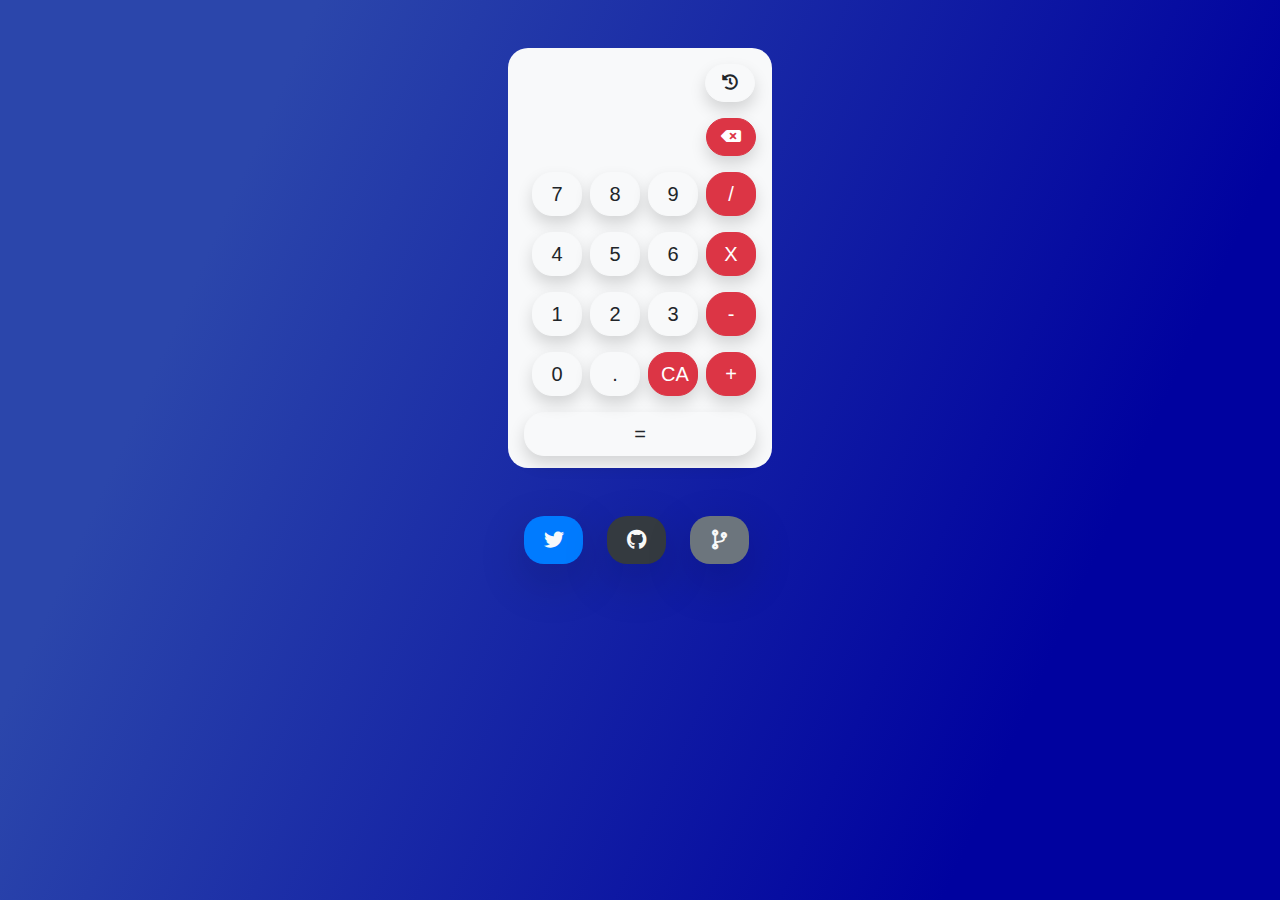
<file: index.html>
<!DOCTYPE html>
<html lang="en">
<head>
    <meta charset="UTF-8">
    <title>Calculator App</title>
    <!-- meta data -->
    <meta name="viewport" content="width=device-width, initial-scale=1, shrink-to-fit=no">
    <meta name="description" content="Calculator provides simple functions in a beautifully designed app">
    <meta property="og:title" content="Calculator App">
    <meta property="og:url" content="https://calculator-app.github.io/">
    <meta property="og:description" content="Calculator provides simple functions in a beautifully designed app">
    <meta property="og:image" content="img/calculator-300.png">
    <!-- App Logo -->
    <link rel="apple-touch-icon" href="img/calculator-300.png">
    <link rel="icon" href="img/calculator-64.png">

    <script src="js/jquery.min.js"></script>
    <script src="js/bootstrap.bundle.min.js"></script>

    <link rel="stylesheet" href="css/bootstrap.min.css">
    <link rel="stylesheet" href="css/all.min.css">
    <link rel="stylesheet" href="css/index.css">
</head>
<body>

<div class="modal fade" id="history" tabindex="-1" role="dialog" aria-labelledby="myLargeModalLabel"
     aria-hidden="true">
    <div class="modal-dialog modal-lg modal-dialog-centered" role="document">
        <div class="modal-content py-3 px-2 position-relative">
            <button type="button" class="btn btn-fixed-sm btn-danger animate action-button shadow position-absolute"
                    style="right: 5px; top: 5px" data-dismiss="modal">
                <i class="fas fa-times"></i>
            </button>
            <div class="mx-auto" id="no_history">
                <p>No History</p>
            </div>
<!--            <div class="mb-2 ml-2">-->
<!--                <span><kbd>89 + 32</kbd> = <kbd>121</kbd></span>-->
<!--            </div>-->
        </div>
    </div>
</div>

<div class="container-fluid vh-100 bg-custom">

    <div class="h-100 d-flex justify-content-center">

        <div>
            <div class="bg-light rounded p-3 calculator mt-5">

                <div class="d-flex justify-content-around mb-2">
                    <div class="d-inline-block my-auto font-18" id="operations"></div>
                    <a href="javascript:void(0)" role="button"
                       class="btn btn-fixed btn-light animate action-button shadow ml-2"
                       data-toggle="modal" data-target="#history">
                        <i class="fas fa-history fa-fw"></i>
                    </a>
                </div>

                <div class="my-3 d-flex justify-content-between">
                    <div class="result font-22 text-center font-weight-bold mx-auto" id="result"></div>
                    <a href="javascript:void(0)" class="btn btn-fixed btn-danger animate action-button shadow"
                       id="delete">
                        <i class="fas fa-backspace fa-fw"></i>
                    </a>
                </div>

                <div>
                    <div class="btn-group d-flex justify-content-around my-3" role="group">
                        <button type="button" class="btn btn-fixed btn-light animate action-button shadow ml-2 font-20"
                                data-type="number">
                            7
                        </button>
                        <button type="button" class="btn btn-fixed btn-light animate action-button shadow ml-2 font-20"
                                data-type="number">
                            8
                        </button>
                        <button type="button" class="btn btn-fixed btn-light animate action-button shadow ml-2 font-20"
                                data-type="number">
                            9
                        </button>
                        <button type="button"
                                class="btn btn-fixed btn-danger animate action-button shadow ml-2 font-20"
                                data-type="operator">
                            /
                        </button>
                    </div>

                    <div class="btn-group d-flex justify-content-around my-3" role="group">
                        <button type="button" class="btn btn-fixed btn-light animate action-button shadow ml-2 font-20"
                                data-type="number">
                            4
                        </button>
                        <button type="button" class="btn btn-fixed btn-light animate action-button shadow ml-2 font-20"
                                data-type="number">
                            5
                        </button>
                        <button type="button" class="btn btn-fixed btn-light animate action-button shadow ml-2 font-20"
                                data-type="number">
                            6
                        </button>
                        <button type="button"
                                class="btn btn-fixed btn-danger animate action-button shadow ml-2 font-20"
                                data-type="operator">
                            X
                        </button>
                    </div>

                    <div class="btn-group d-flex justify-content-around my-3" role="group">
                        <button type="button" class="btn btn-fixed btn-light animate action-button shadow ml-2 font-20"
                                data-type="number">
                            1
                        </button>
                        <button type="button" class="btn btn-fixed btn-light animate action-button shadow ml-2 font-20"
                                data-type="number">
                            2
                        </button>
                        <button type="button" class="btn btn-fixed btn-light animate action-button shadow ml-2 font-20"
                                data-type="number">
                            3
                        </button>
                        <button type="button"
                                class="btn btn-fixed btn-danger animate action-button shadow ml-2 font-20"
                                data-type="operator">
                            -
                        </button>
                    </div>

                    <div class="btn-group d-flex justify-content-around my-3" role="group">
                        <button type="button" class="btn btn-fixed btn-light animate action-button shadow ml-2 font-20"
                                data-type="number">
                            0
                        </button>
                        <button type="button" class="btn btn-fixed btn-light animate action-button shadow ml-2 font-20"
                                data-type="number">
                            .
                        </button>
                        <a href="javascript:void(0)"
                           class="btn btn-fixed btn-danger animate action-button shadow ml-2 font-20" id="clear">CA</a>
                        <button type="button"
                                class="btn btn-fixed btn-danger animate action-button shadow ml-2 font-20"
                                data-type="operator">+
                        </button>
                    </div>

                    <div class="my-3">
                        <button class="btn btn-light animate action-button btn-block shadow font-20"
                                data-type="operator">=
                        </button>
                    </div>

                </div>

            </div>

            <div class="mt-5">
                <a href="https://twitter.com/Dev_Moath"
                   class="btn btn-lg rounded-pill text-light bg-primary animate action-button shadow-lg ml-3">
                    <i class="fab fa-twitter fa-fw"></i>
                </a>
                <a href="https://github.com/DevMoath"
                   class="btn btn-lg rounded-pill text-light bg-dark animate action-button shadow-lg ml-4">
                    <i class="fab fa-github fa-fw"></i>
                </a>
                <a href="https://github.com/DevMoath/Calculator-App"
                   class="btn btn-lg rounded-pill text-light bg-secondary animate action-button shadow-lg ml-4">
                    <i class="fas fa-code-branch fa-fw"></i>
                </a>
            </div>
        </div>
    </div>
</div>

<script type="module" defer>
    import Page       from './js/page.js';
    import Calculator from './js/calculator.js';

    // Disable zoom feature in mobile browsers
    document.addEventListener('gesturestart', e => {
        e.preventDefault();
    });

    new Page(new Calculator()).eventListeners();
</script>
</body>
</html>
</file>
<file: css/index.css>
.font-20 {
    font-size : 20px !important;
}
.font-22 {
    font-size : 22px !important;
}
.font-18 {
    font-size : 18px !important;
}
.btn, .rounded, .modal-content {
    border-radius : 20px !important;
}
.calculator {
    height     : 420px !important;
    min-height : 420px !important;
    max-height : 420px !important;
}
#operations {
    overflow-x     : scroll !important;
    -ms-overflow-x : scroll !important;
    white-space    : nowrap !important;
    max-width      : 170px !important;
    min-width      : 170px !important;
}
::-webkit-scrollbar {
    height : 0 !important;
}
.h-80 {
    height     : 80% !important;
    min-height : 80% !important;
}
.bg-custom {
    background : linear-gradient(114deg, rgba(43, 70, 171, 1) -1%, rgba(43, 70, 171, 1) 19%, rgba(0, 2, 159, 1) 80%, rgba(0, 2, 159, 1) 101%) !important;
}
.btn-fixed {
    max-width : 50px !important;
    min-width : 50px !important;
}
.btn-fixed-sm {
    max-width : 40px !important;
    min-width : 40px !important;
}
.animate {
    transition         : all 0.1s !important;
    -webkit-transition : all 0.1s !important;
    -moz-transition    : all 0.1s !important;
    -o-transition      : all 0.1s !important;
}
.action-button {
    float : left !important;
}
.action-button:active {
    transform         : translate(0, 5px) !important;
    -webkit-transform : translate(0, 5px) !important;
    -moz-transform    : translate(0, 5px) !important;
    -ms-transform     : translate(0, 5px) !important;
    -o-transform      : translate(0, 5px) !important;
}
</file>
